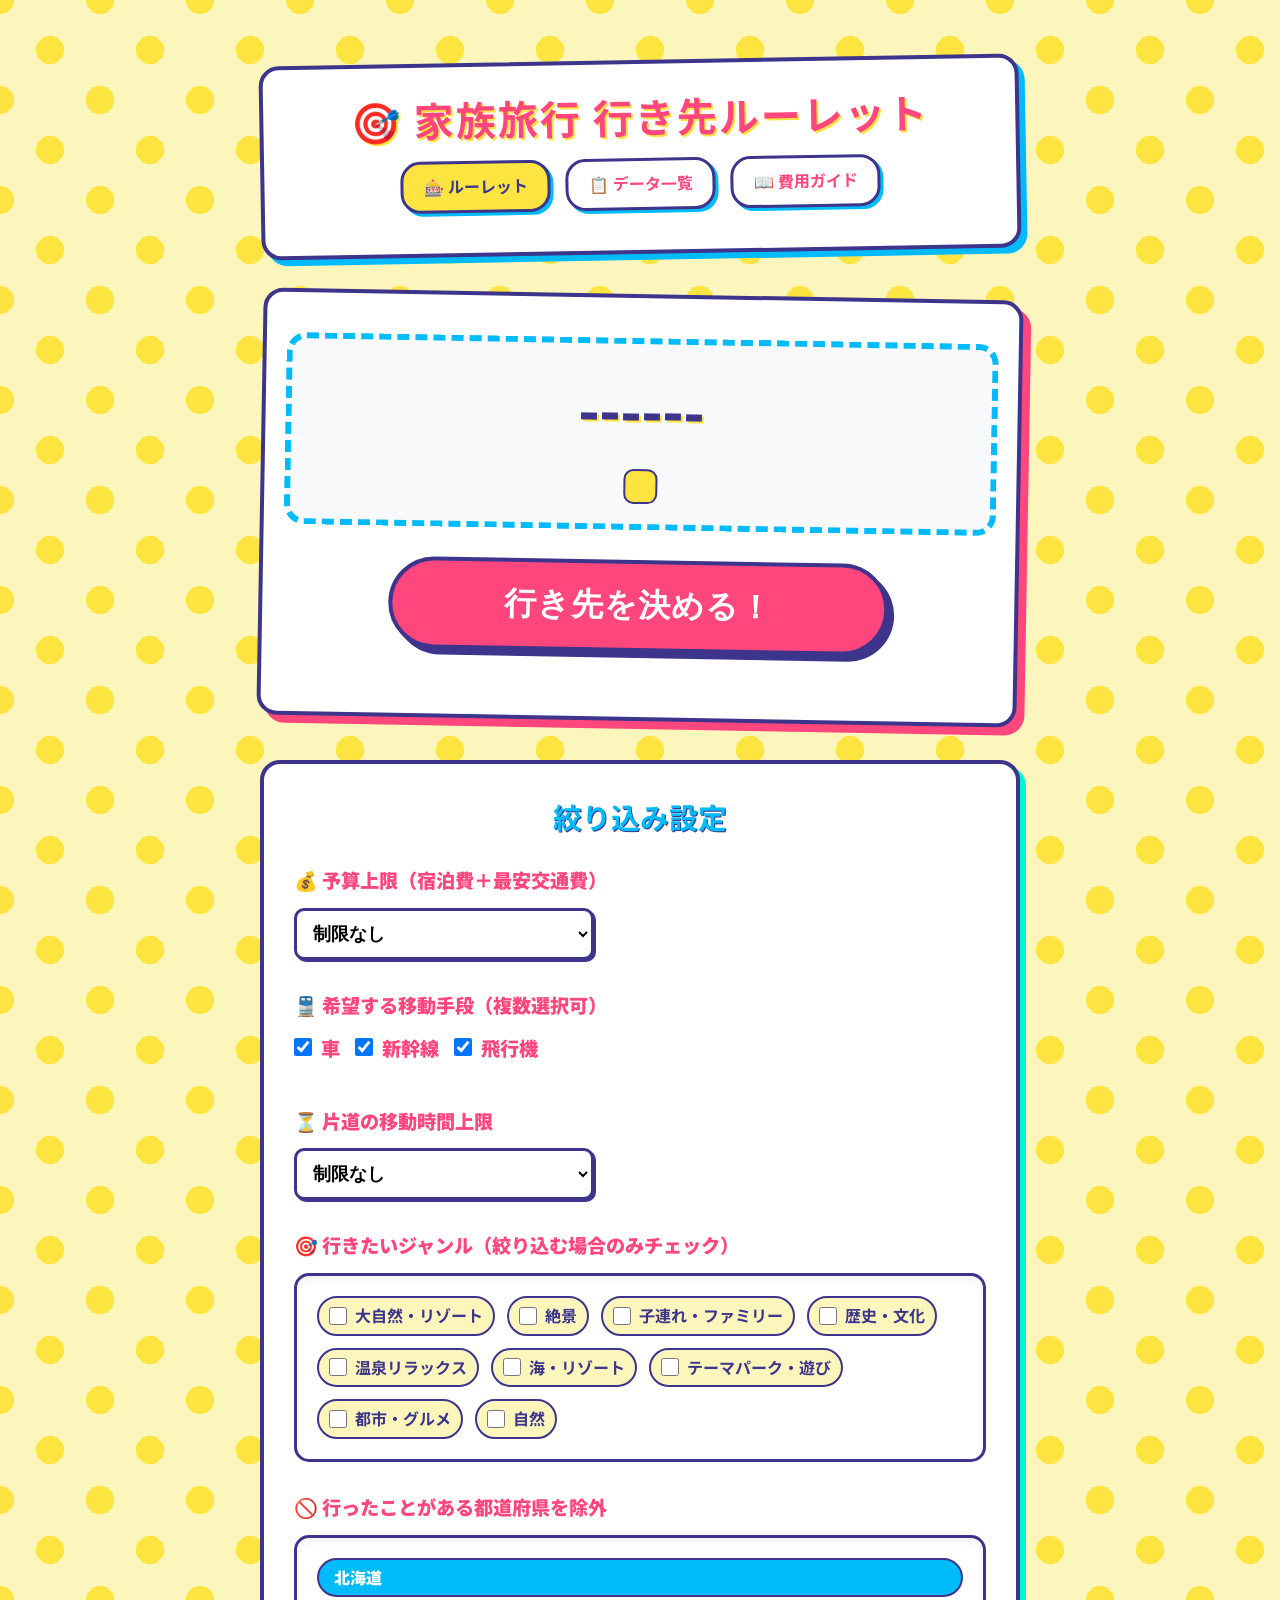
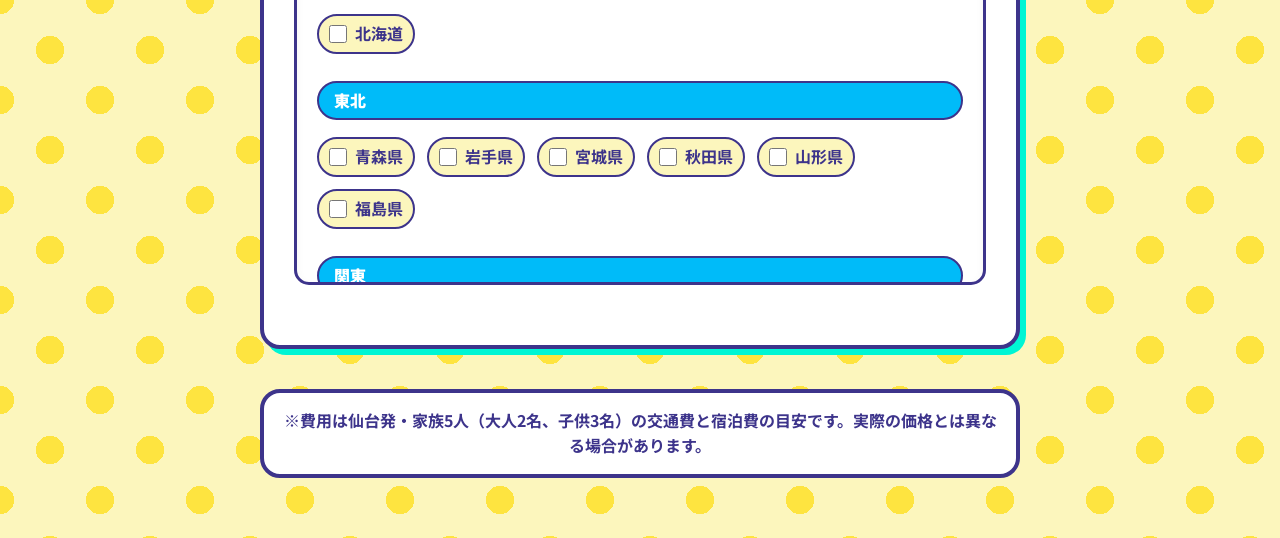
<file: index.html>
<!DOCTYPE html>
<html lang="ja">
<head>
    <meta charset="UTF-8">
    <meta name="viewport" content="width=device-width, initial-scale=1.0">
    <title>家族旅行 行き先ルーレット</title>
    <link rel="stylesheet" href="style.css?v=15">
    <link href="https://fonts.googleapis.com/css2?family=Noto+Sans+JP:wght@400;700;900&display=swap" rel="stylesheet">
</head>
<body>
    <div class="container">
        <header>
            <h1>🎯 家族旅行 行き先ルーレット</h1>
            <nav class="global-nav">
                <a href="index.html" class="nav-item active">🎰 ルーレット</a>
                <a href="list.html" class="nav-item ">📋 データ一覧</a>
                <a href="guide.html" class="nav-item">📖 費用ガイド</a>
            </nav>
        </header>

        <main>
            <section class="roulette-section">
                <div class="roulette-display" id="rouletteDisplay">
                    <div class="destination-name" id="destinationName">------</div>
                    <div class="destination-cost" id="destinationCost"></div>
                </div>
                
                <div style="text-align: center; margin: 25px 0;">
                    <button id="startBtn" class="start-btn">行き先を決める！</button>
                </div>

                <div id="resultDetails" class="result-details" style="display: none;">
                    <h3>おすすめ観光エリア・スポット</h3>
                    <ul id="spotsList" class="spots-list"></ul>
                    
                    <div id="mapContainer" class="map-container">
                        <!-- Map will be injected here -->
                    </div>

                    <a id="planLink" class="rakuten-btn" href="#" target="_blank" rel="noopener noreferrer">
                        🗺️ この県の観光プラン・モデルコースを見る
                    </a>
                </div>

            </section>

            <section class="filters-section">
                <h2>絞り込み設定</h2>
                
                <div class="filter-group">
                    <label for="budgetFilter">💰 予算上限（宿泊費＋最安交通費）</label>
                    <select id="budgetFilter">
                        <option value="unlimited">制限なし</option>
                        <option value="150000">15万円以内</option>
                        <option value="200000">20万円以内</option>
                        <option value="300000">30万円以内</option>
                        <option value="400000">40万円以内</option>
                        <option value="500000">50万円以内</option>
                    </select>
                </div>

                <div class="filter-group">
                    <label>🚆 希望する移動手段（複数選択可）</label>
                    <div style="display: flex; gap: 15px; margin-top: 5px;">
                        <label><input type="checkbox" id="modeCar" value="car" checked style="width:18px;height:18px;margin-right:5px;"> 車</label>
                        <label><input type="checkbox" id="modeShinkansen" value="shinkansen" checked style="width:18px;height:18px;margin-right:5px;"> 新幹線</label>
                        <label><input type="checkbox" id="modeFlight" value="flight" checked style="width:18px;height:18px;margin-right:5px;"> 飛行機</label>
                    </div>
                </div>

                <div class="filter-group">
                    <label for="timeFilter">⏳ 片道の移動時間上限</label>
                    <select id="timeFilter">
                        <option value="unlimited">制限なし</option>
                        <option value="120">2時間以内</option>
                        <option value="180">3時間以内</option>
                        <option value="300">5時間以内</option>
                        <option value="420">7時間以内</option>
                    </select>
                </div>
                
                <div class="filter-group">
                    <label>🎯 行きたいジャンル（絞り込む場合のみチェック）</label>
                    <div class="visited-prefectures-container" id="genreFiltersList">
                        <!-- Genre Checkboxes will be generated by JS -->
                    </div>
                </div>

                <div class="filter-group">
                    <label>🚫 行ったことがある都道府県を除外</label>
                    <div class="visited-prefectures-container" id="visitedPrefecturesList">
                        <!-- Checkboxes will be generated by JS -->
                    </div>
                </div>
            </section>
        </main>
        
        <footer>
            <p>※費用は仙台発・家族5人（大人2名、子供3名）の交通費と宿泊費の目安です。実際の価格とは異なる場合があります。</p>
        </footer>
    </div>
    <script src="data.js?v=15"></script>
    <script src="app.js?v=15"></script>
</body>
</html>
</file>
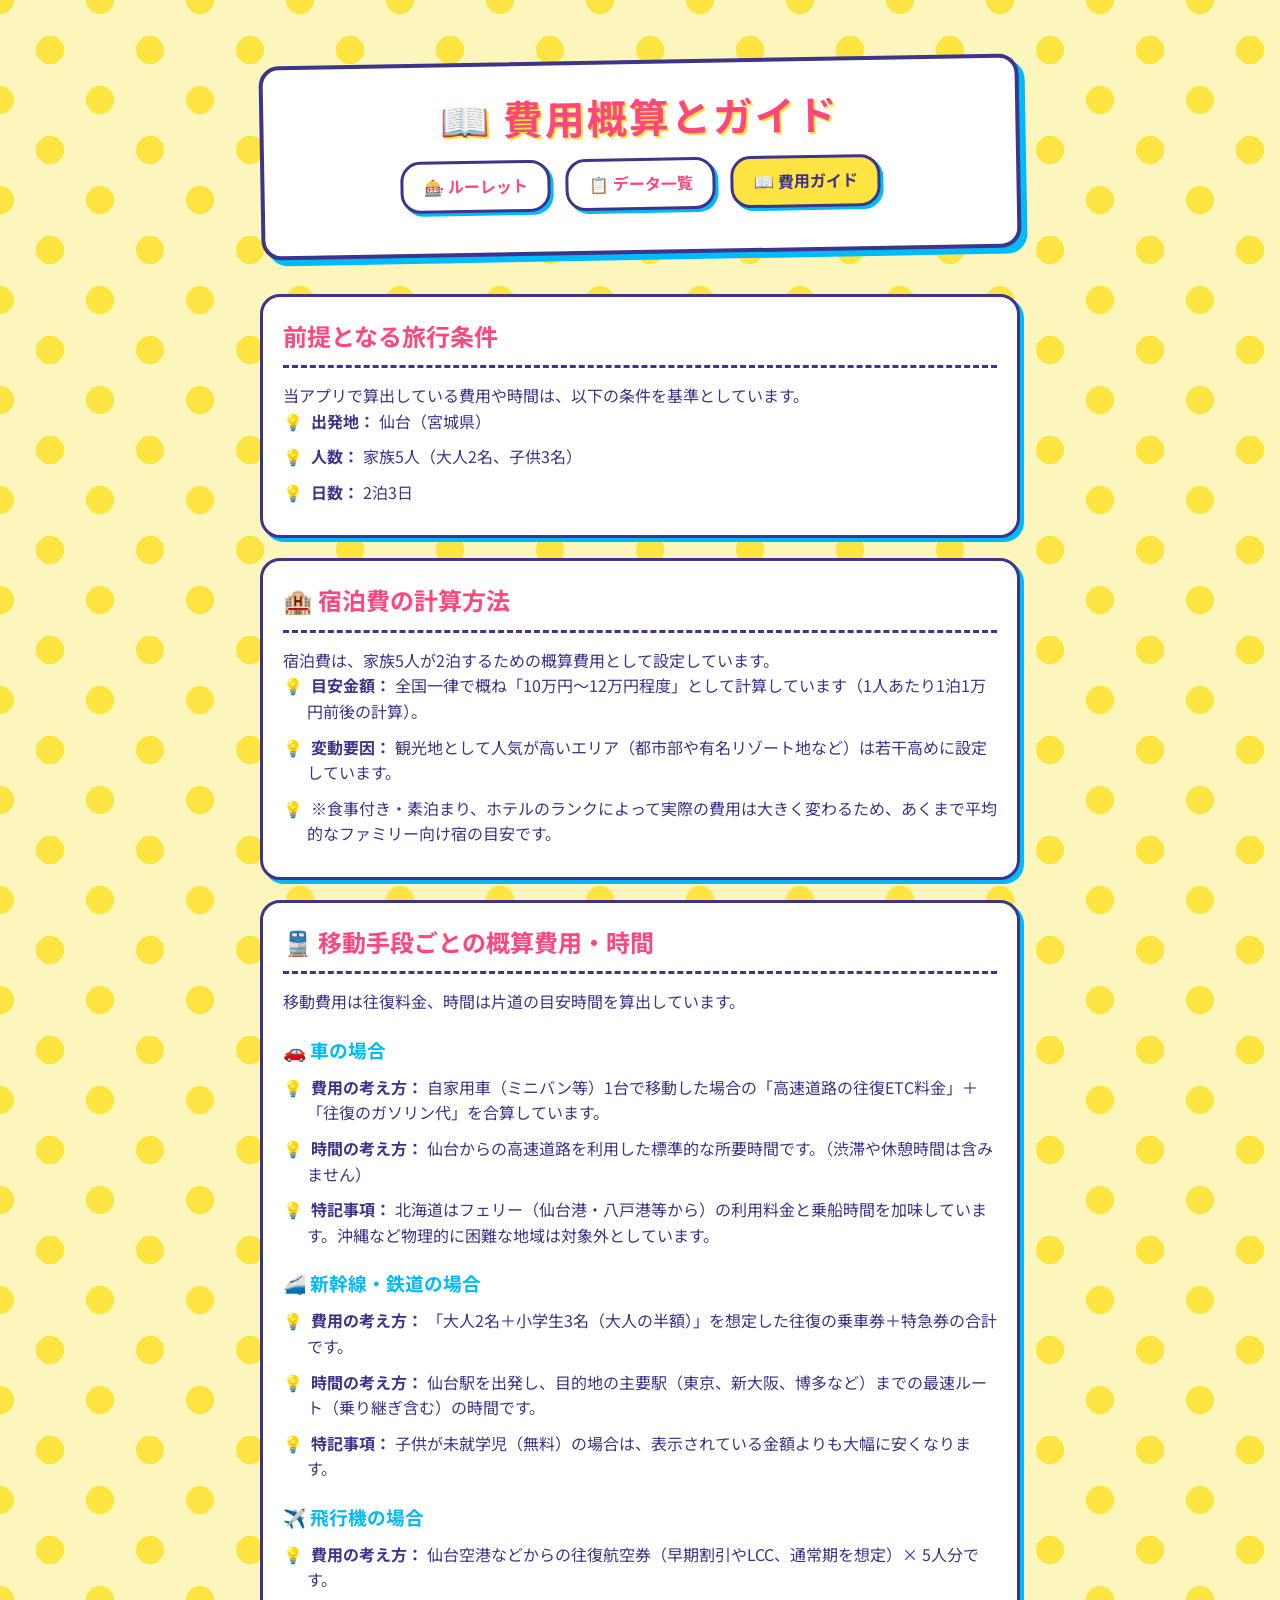
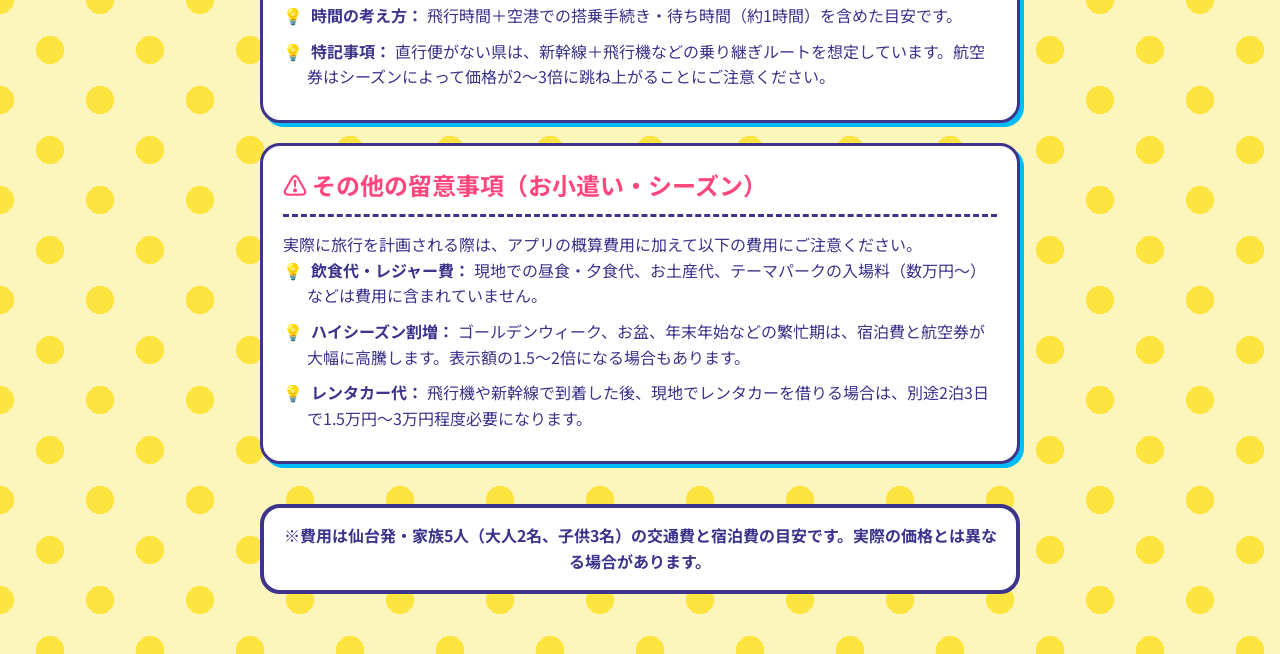
<file: guide.html>
<!DOCTYPE html>
<html lang="ja">
<head>
    <meta charset="UTF-8">
    <meta name="viewport" content="width=device-width, initial-scale=1.0">
    <title>費用計算と使い方ガイド - 家族旅行 行き先ルーレット</title>
    <link rel="stylesheet" href="style.css?v=15">
    <link href="https://fonts.googleapis.com/css2?family=Noto+Sans+JP:wght@400;700;900&display=swap" rel="stylesheet">
    <style>
        .guide-section {
            background: var(--card-bg);
            border: 3px solid var(--text-color);
            border-radius: var(--border-radius);
            padding: 20px;
            margin-bottom: 20px;
            box-shadow: 4px 4px 0px var(--secondary-color);
        }
        .guide-section h2 {
            color: var(--primary-color);
            border-bottom: 3px dashed var(--text-color);
            padding-bottom: 10px;
            margin-bottom: 15px;
        }
        .guide-section h3 {
            color: var(--secondary-color);
            margin-top: 20px;
            margin-bottom: 10px;
        }
        .guide-section ul {
            list-style-type: none;
            padding-left: 0;
        }
        .guide-section ul li {
            margin-bottom: 10px;
            padding-left: 1.5em;
            text-indent: -1.5em;
        }
        .guide-section ul li::before {
            content: "💡";
            margin-right: 0.5em;
        }
    </style>
</head>
<body>
    <div class="container">
        <header>
            <h1>📖 費用概算とガイド</h1>
            <nav class="global-nav">
                <a href="index.html" class="nav-item">🎰 ルーレット</a>
                <a href="list.html" class="nav-item">📋 データ一覧</a>
                <a href="guide.html" class="nav-item active">📖 費用ガイド</a>
            </nav>
        </header>

        <main>
            <div class="guide-section">
                <h2>前提となる旅行条件</h2>
                <p>当アプリで算出している費用や時間は、以下の条件を基準としています。</p>
                <ul>
                    <li><strong>出発地：</strong> 仙台（宮城県）</li>
                    <li><strong>人数：</strong> 家族5人（大人2名、子供3名）</li>
                    <li><strong>日数：</strong> 2泊3日</li>
                </ul>
            </div>

            <div class="guide-section">
                <h2>🏨 宿泊費の計算方法</h2>
                <p>宿泊費は、家族5人が2泊するための概算費用として設定しています。</p>
                <ul>
                    <li><strong>目安金額：</strong> 全国一律で概ね「10万円〜12万円程度」として計算しています（1人あたり1泊1万円前後の計算）。</li>
                    <li><strong>変動要因：</strong> 観光地として人気が高いエリア（都市部や有名リゾート地など）は若干高めに設定しています。</li>
                    <li>※食事付き・素泊まり、ホテルのランクによって実際の費用は大きく変わるため、あくまで平均的なファミリー向け宿の目安です。</li>
                </ul>
            </div>

            <div class="guide-section">
                <h2>🚆 移動手段ごとの概算費用・時間</h2>
                <p>移動費用は往復料金、時間は片道の目安時間を算出しています。</p>
                
                <h3>🚗 車の場合</h3>
                <ul>
                    <li><strong>費用の考え方：</strong> 自家用車（ミニバン等）1台で移動した場合の「高速道路の往復ETC料金」＋「往復のガソリン代」を合算しています。</li>
                    <li><strong>時間の考え方：</strong> 仙台からの高速道路を利用した標準的な所要時間です。（渋滞や休憩時間は含みません）</li>
                    <li><strong>特記事項：</strong> 北海道はフェリー（仙台港・八戸港等から）の利用料金と乗船時間を加味しています。沖縄など物理的に困難な地域は対象外としています。</li>
                </ul>

                <h3>🚄 新幹線・鉄道の場合</h3>
                <ul>
                    <li><strong>費用の考え方：</strong> 「大人2名＋小学生3名（大人の半額）」を想定した往復の乗車券＋特急券の合計です。</li>
                    <li><strong>時間の考え方：</strong> 仙台駅を出発し、目的地の主要駅（東京、新大阪、博多など）までの最速ルート（乗り継ぎ含む）の時間です。</li>
                    <li><strong>特記事項：</strong> 子供が未就学児（無料）の場合は、表示されている金額よりも大幅に安くなります。</li>
                </ul>

                <h3>✈️ 飛行機の場合</h3>
                <ul>
                    <li><strong>費用の考え方：</strong> 仙台空港などからの往復航空券（早期割引やLCC、通常期を想定）× 5人分です。</li>
                    <li><strong>時間の考え方：</strong> 飛行時間＋空港での搭乗手続き・待ち時間（約1時間）を含めた目安です。</li>
                    <li><strong>特記事項：</strong> 直行便がない県は、新幹線＋飛行機などの乗り継ぎルートを想定しています。航空券はシーズンによって価格が2〜3倍に跳ね上がることにご注意ください。</li>
                </ul>
            </div>

            <div class="guide-section">
                <h2>⚠️ その他の留意事項（お小遣い・シーズン）</h2>
                <p>実際に旅行を計画される際は、アプリの概算費用に加えて以下の費用にご注意ください。</p>
                <ul>
                    <li><strong>飲食代・レジャー費：</strong> 現地での昼食・夕食代、お土産代、テーマパークの入場料（数万円〜）などは費用に含まれていません。</li>
                    <li><strong>ハイシーズン割増：</strong> ゴールデンウィーク、お盆、年末年始などの繁忙期は、宿泊費と航空券が大幅に高騰します。表示額の1.5〜2倍になる場合もあります。</li>
                    <li><strong>レンタカー代：</strong> 飛行機や新幹線で到着した後、現地でレンタカーを借りる場合は、別途2泊3日で1.5万円〜3万円程度必要になります。</li>
                </ul>
            </div>
        </main>
        
        <footer>
            <p>※費用は仙台発・家族5人（大人2名、子供3名）の交通費と宿泊費の目安です。実際の価格とは異なる場合があります。</p>
        </footer>
    </div>
</body>
</html>
</file>
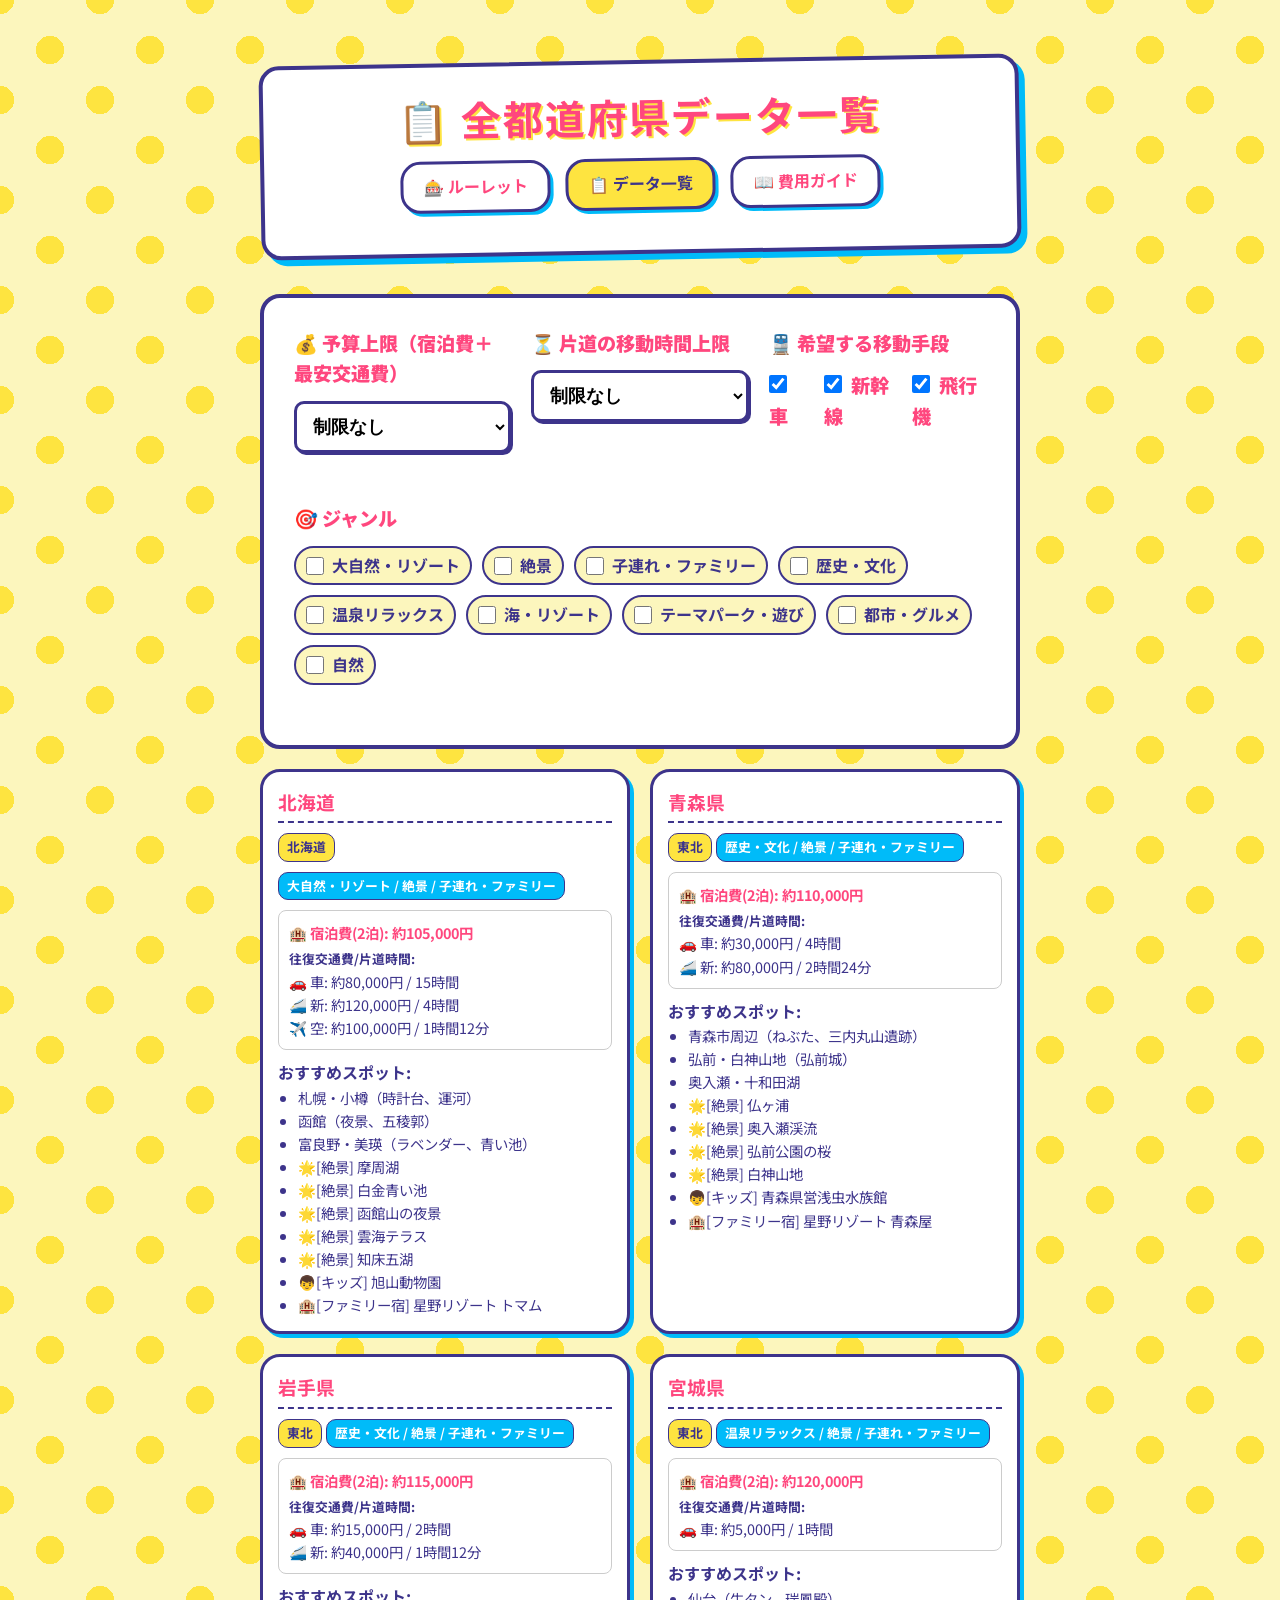
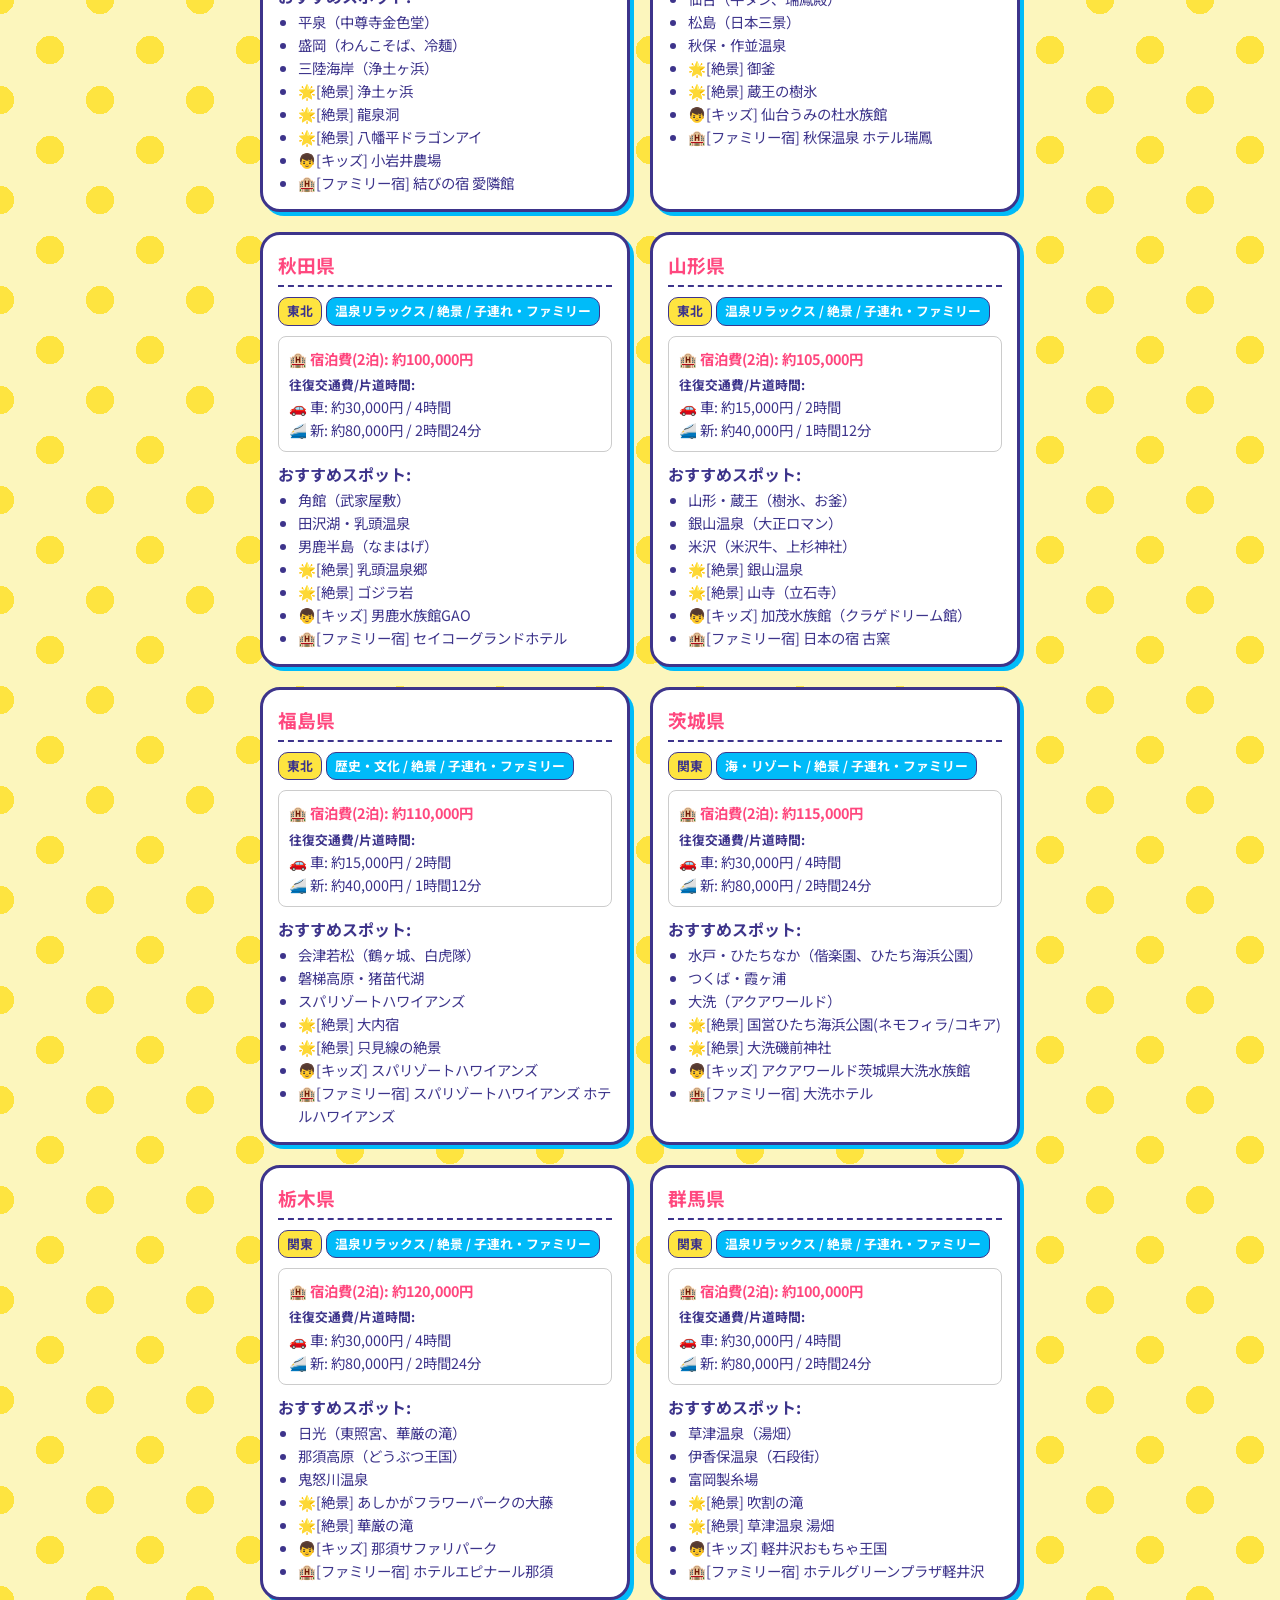
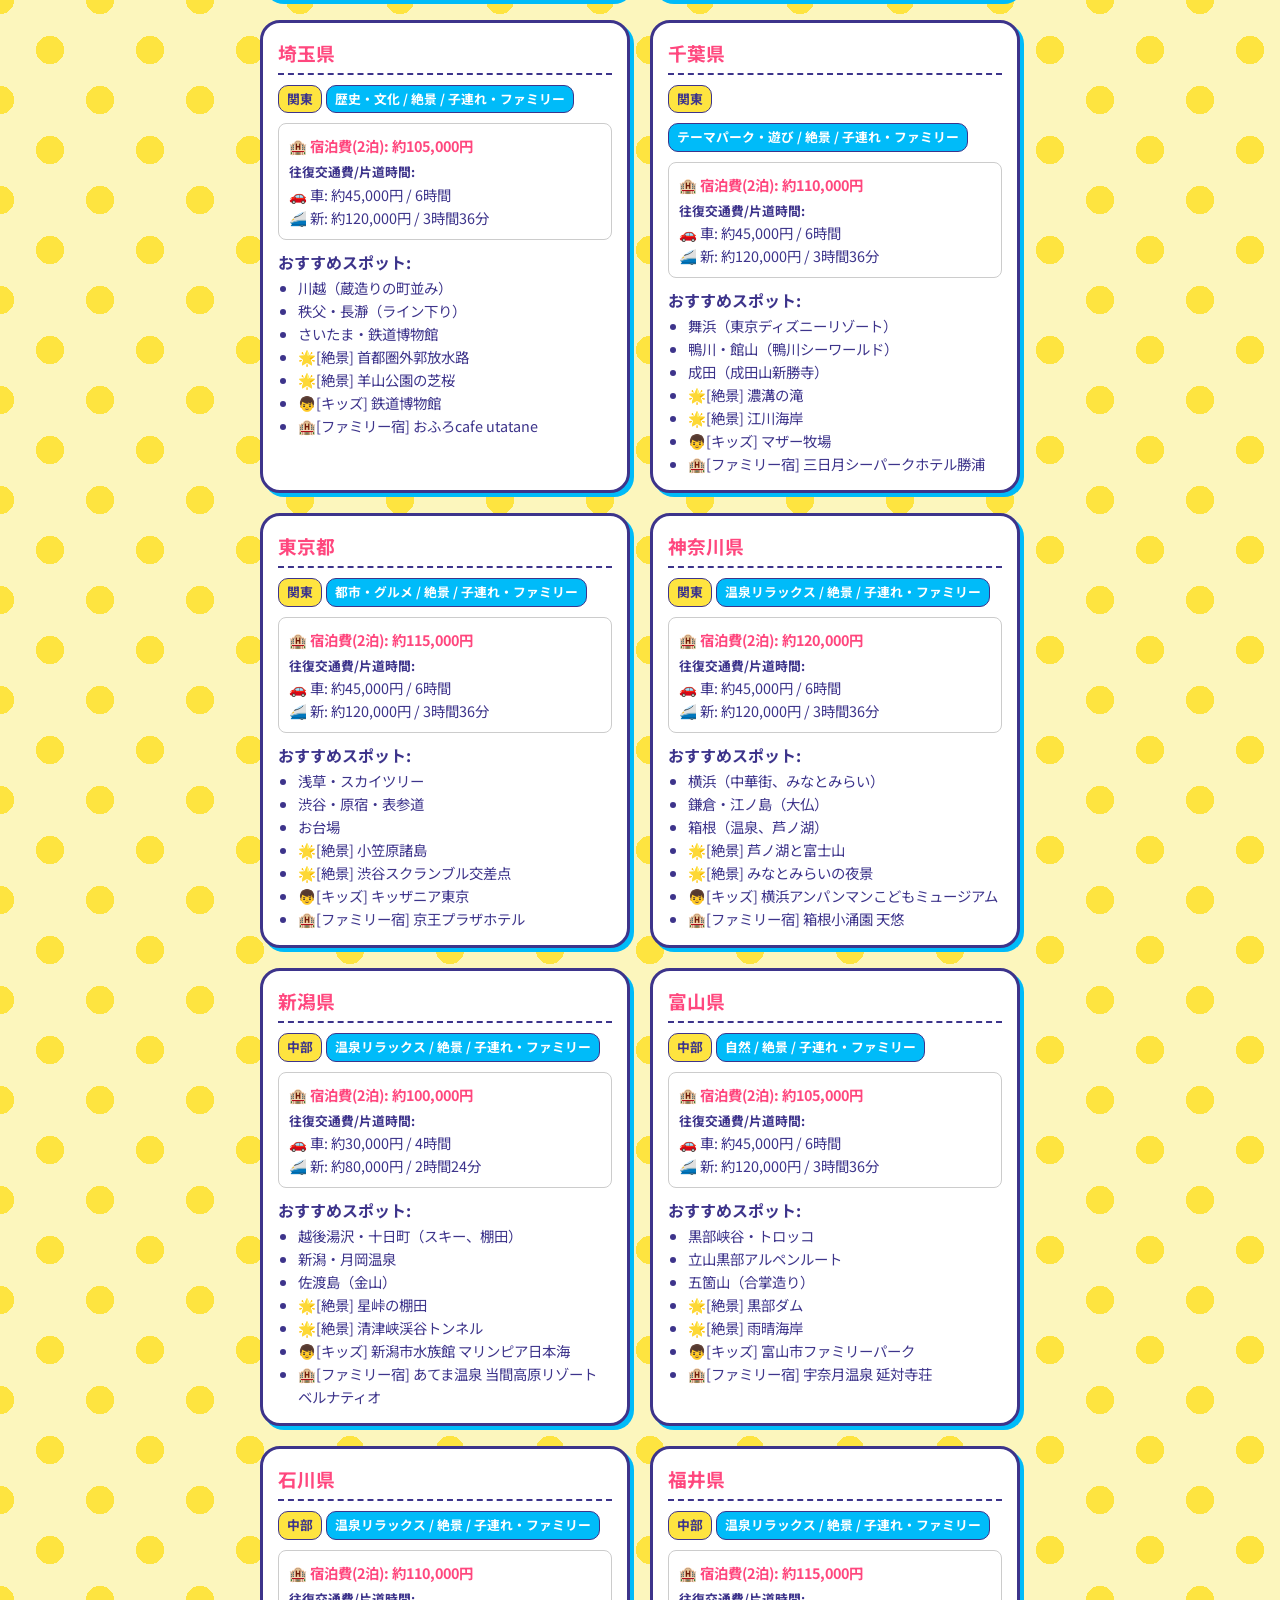
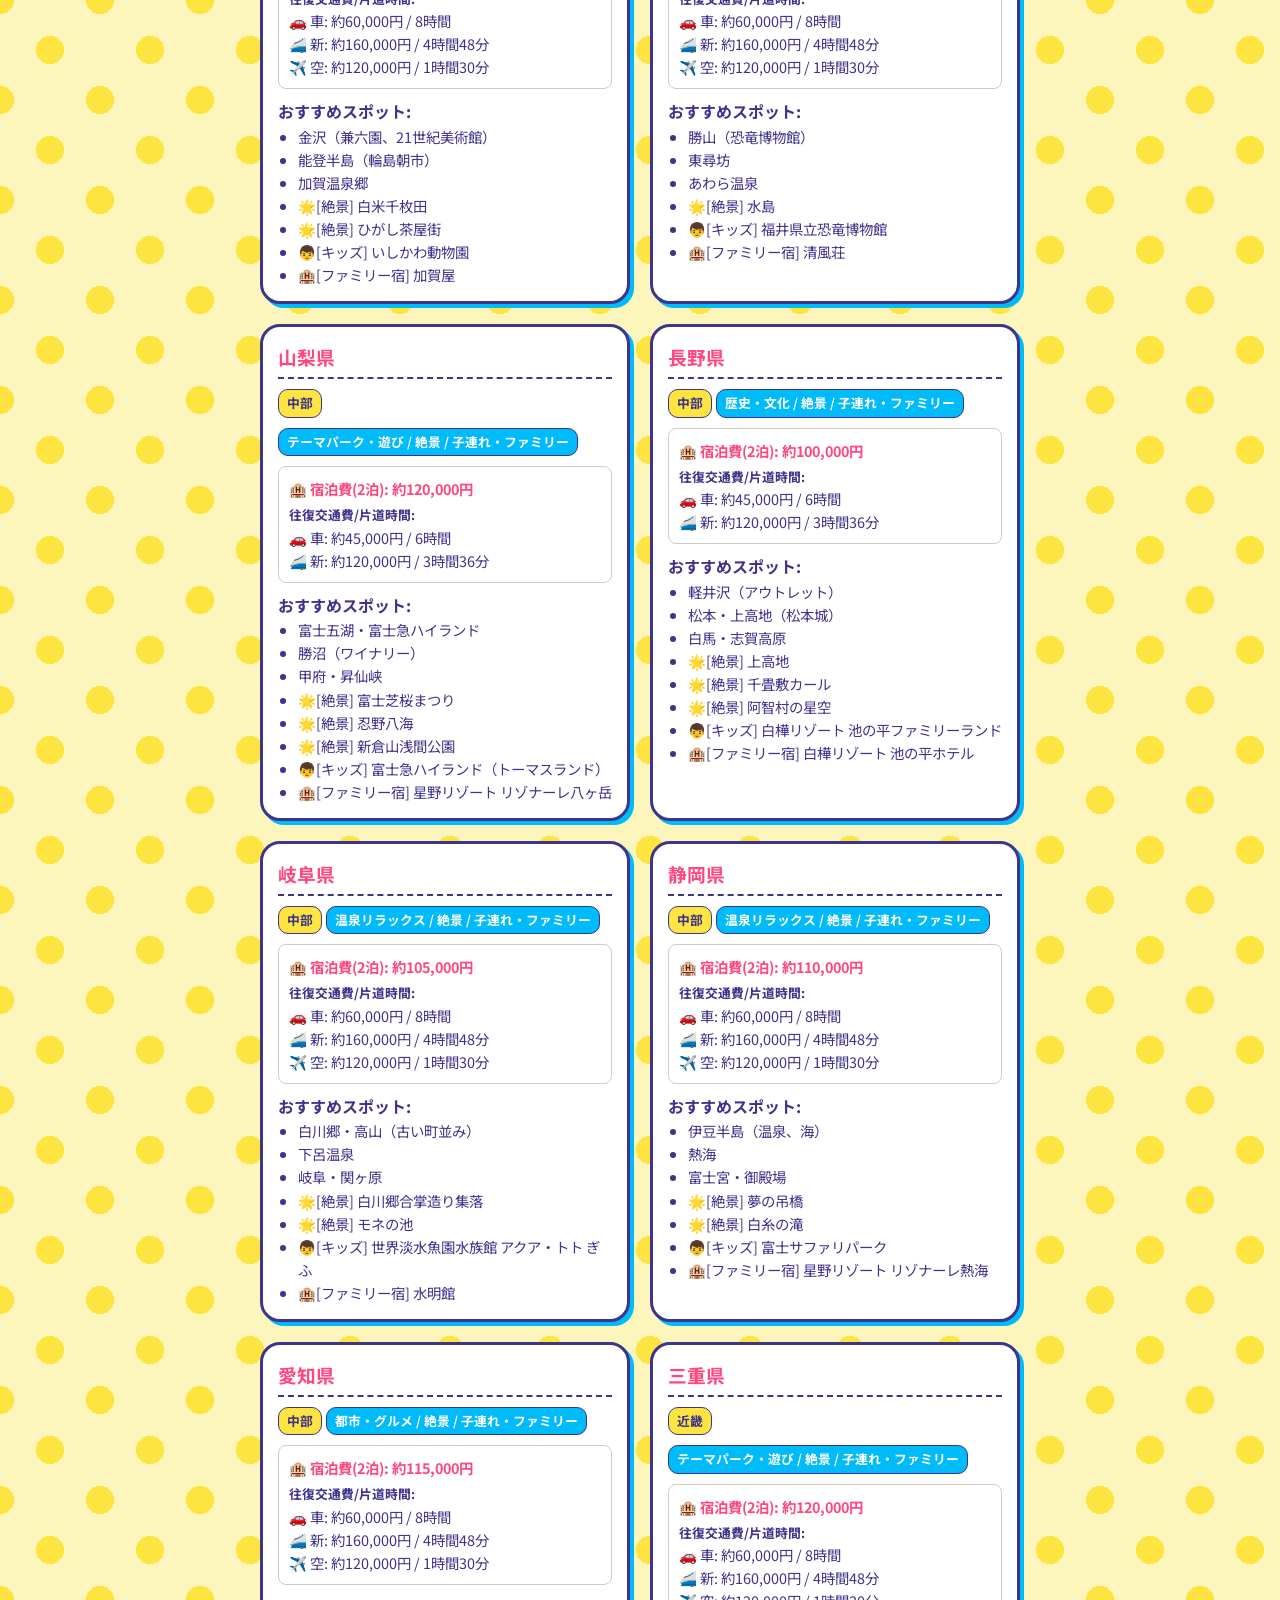
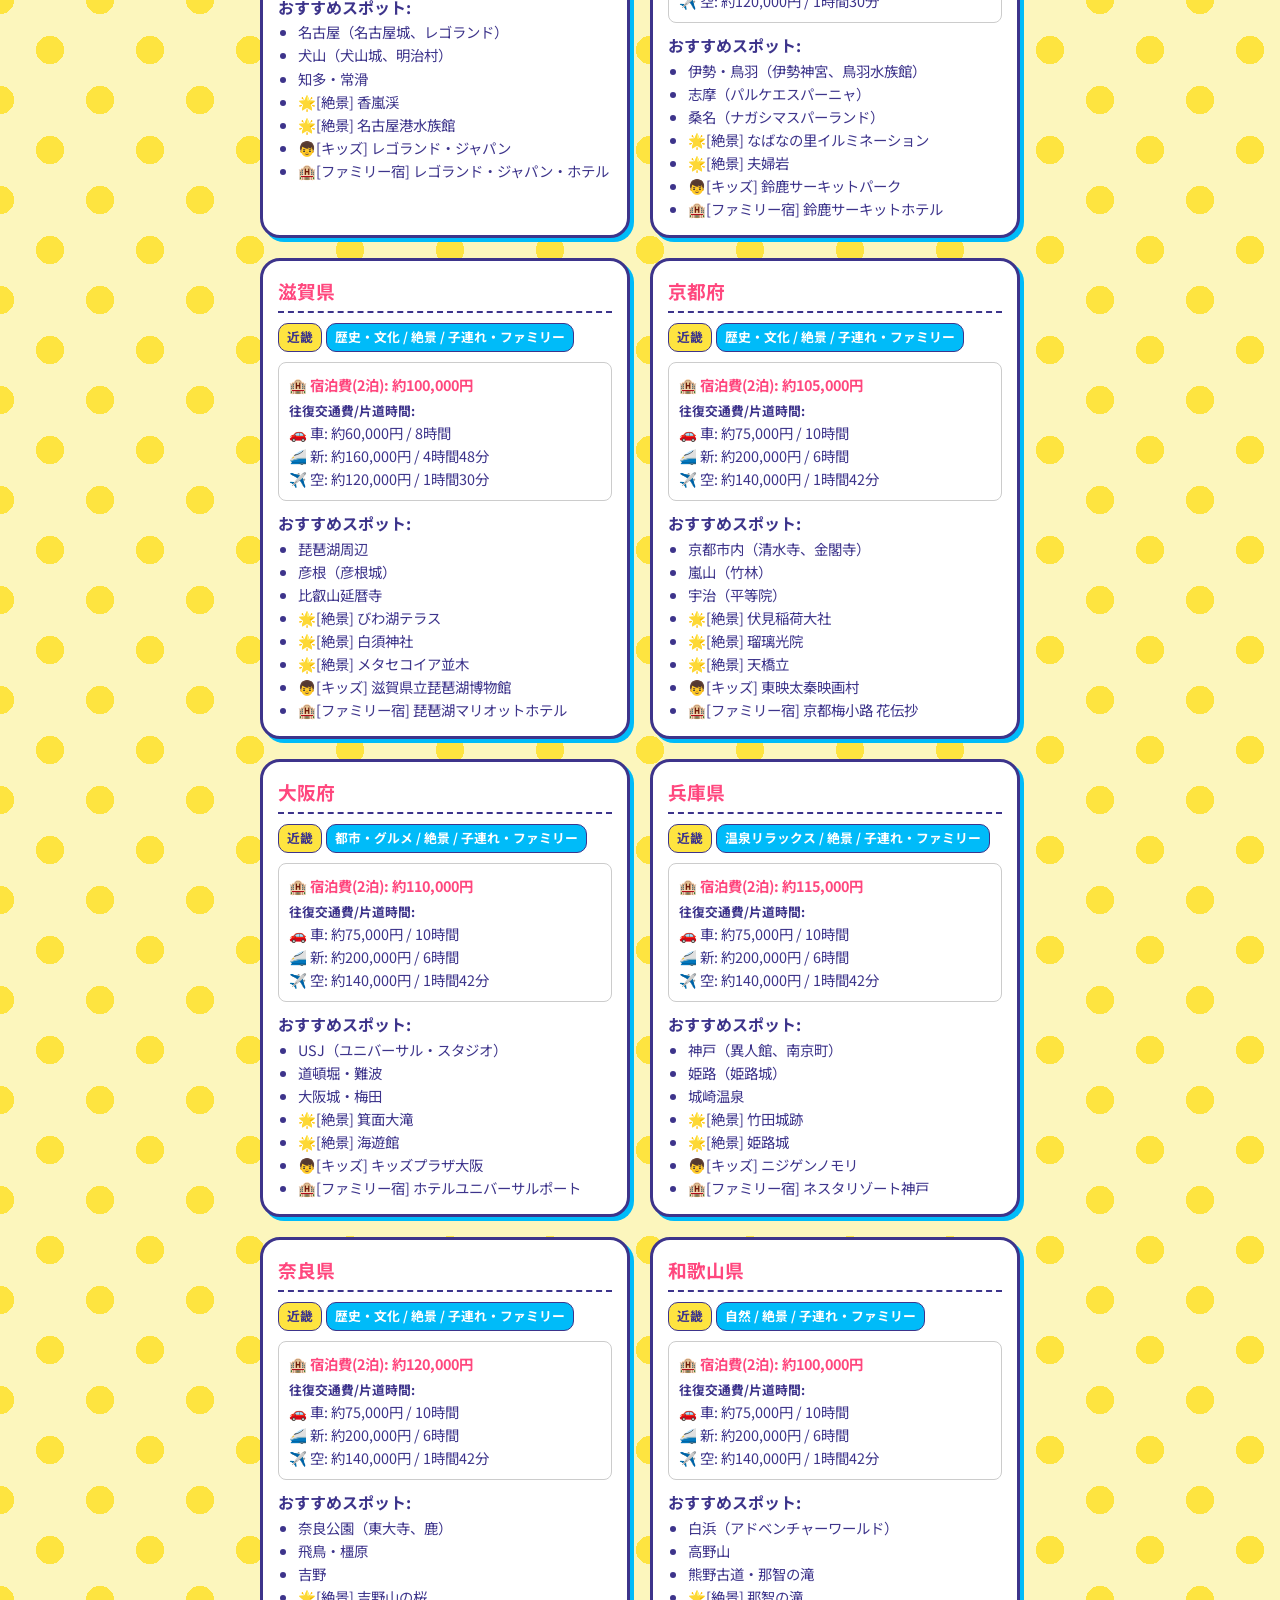
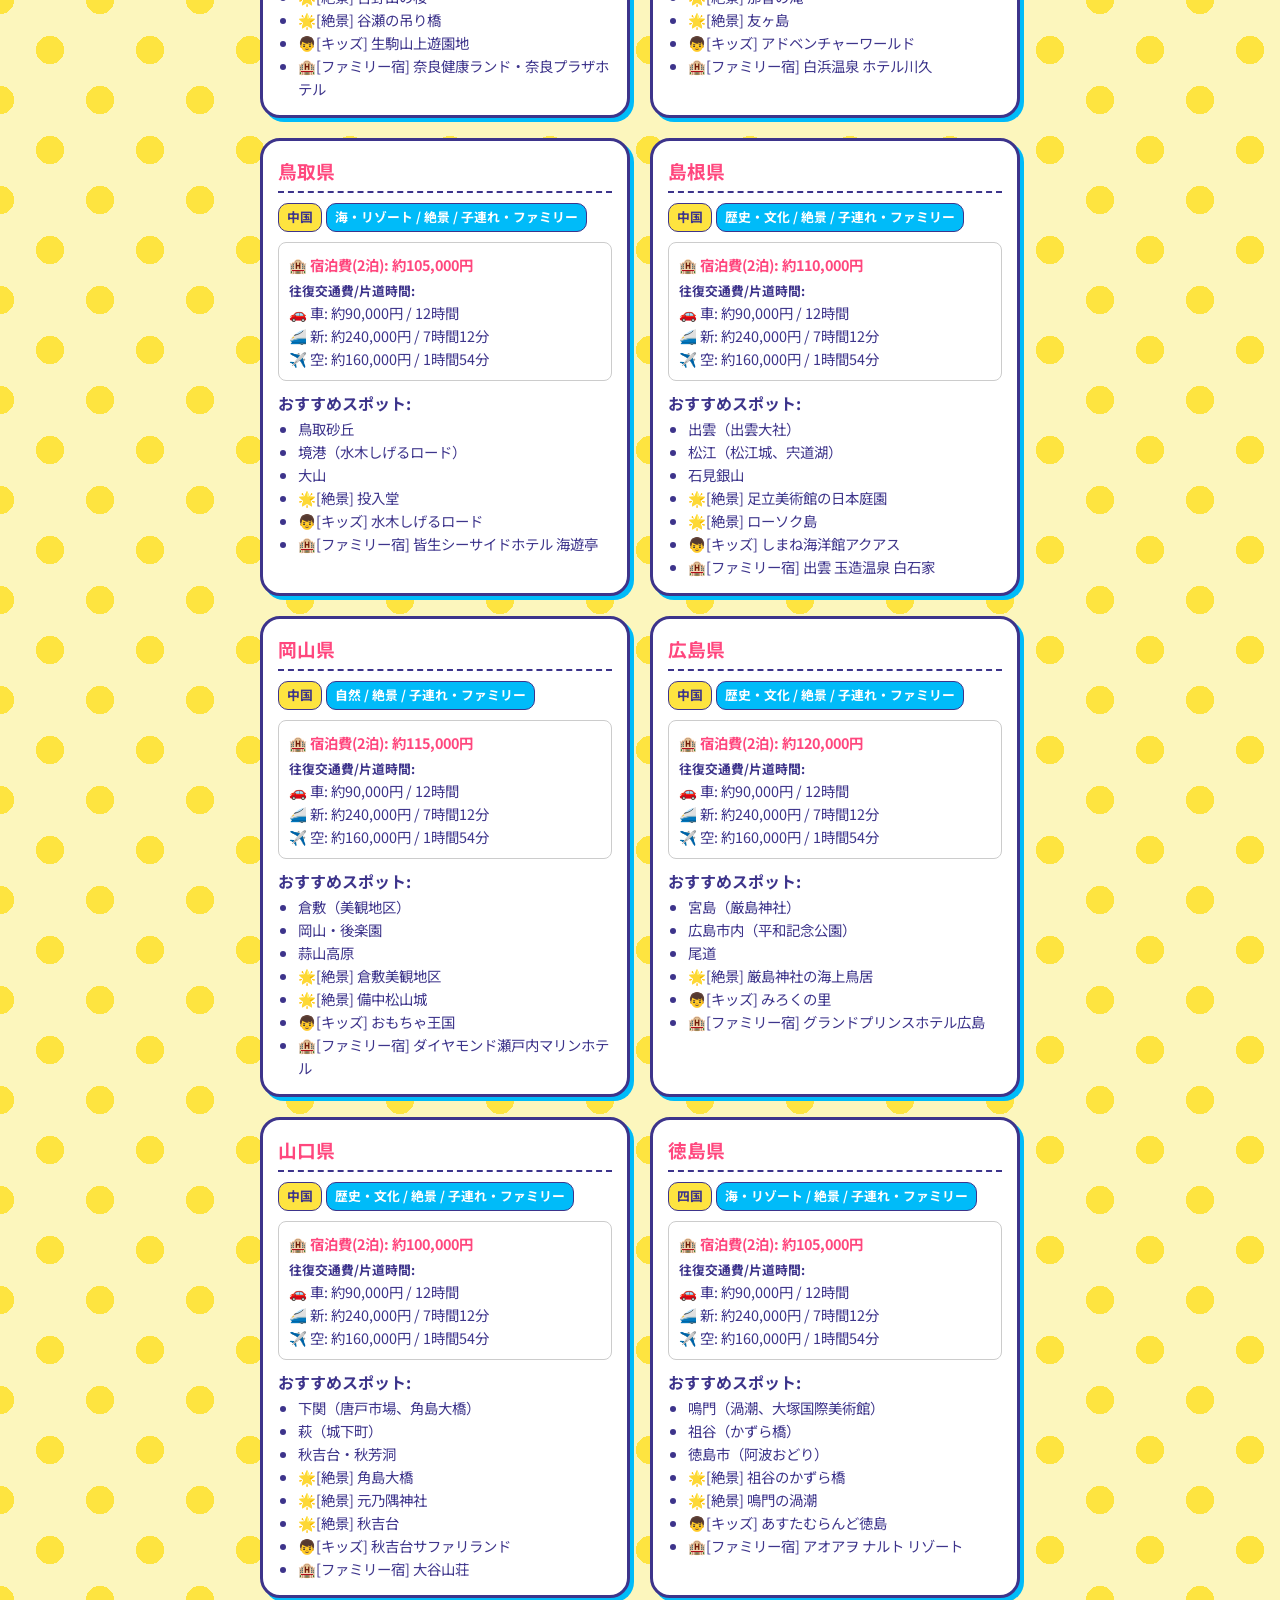
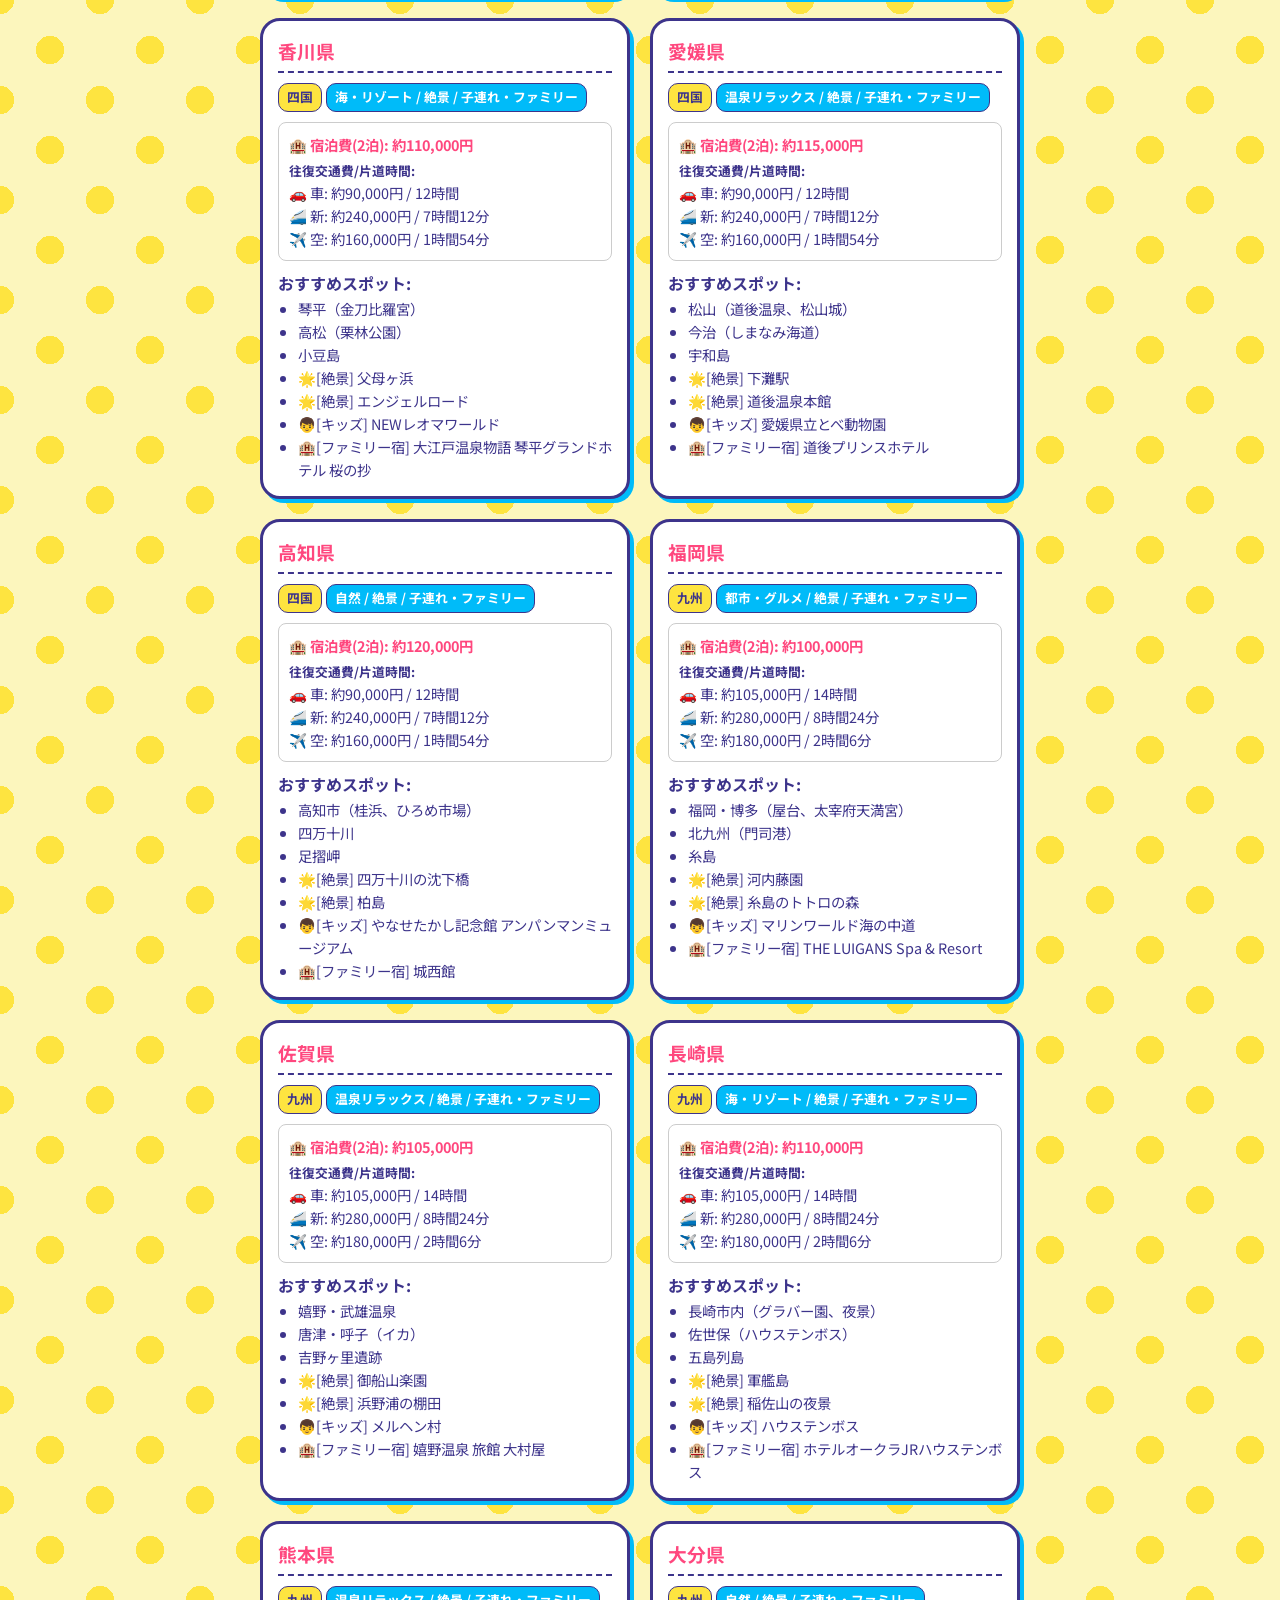
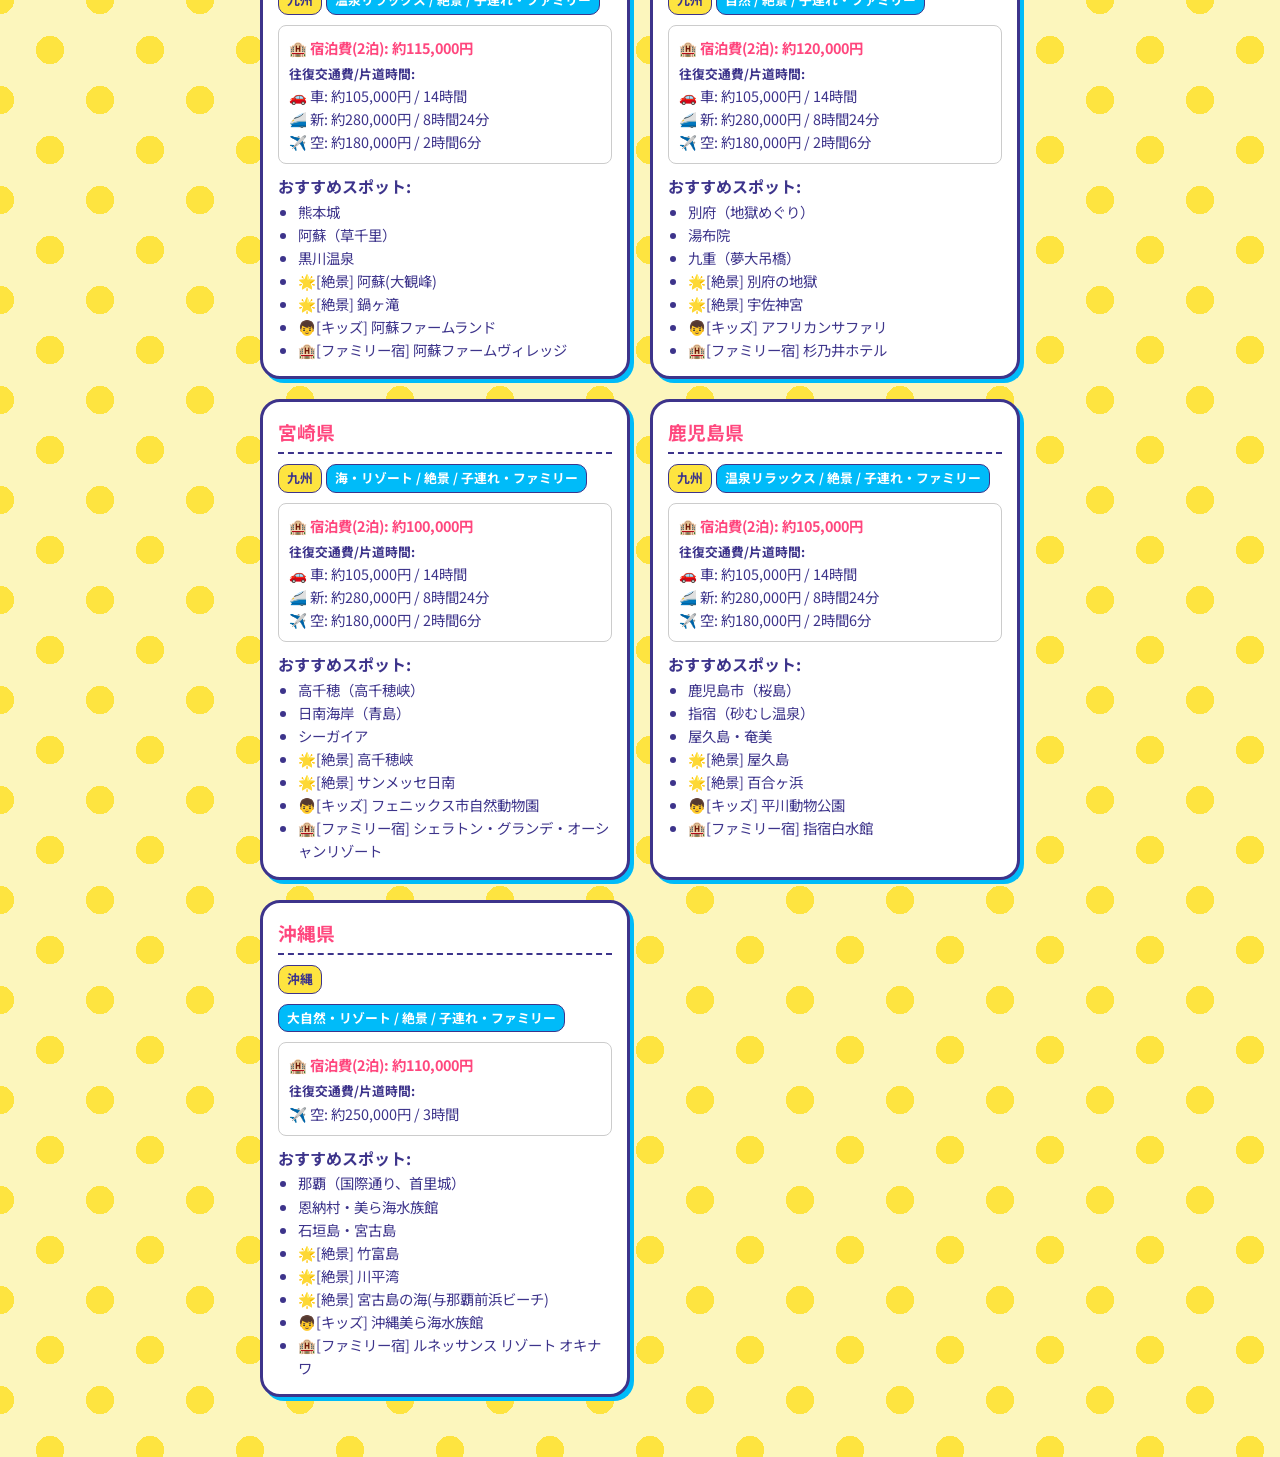
<file: list.html>
<!DOCTYPE html>
<html lang="ja">
<head>
    <meta charset="UTF-8">
    <meta name="viewport" content="width=device-width, initial-scale=1.0">
    <title>都道府県データ一覧 - 家族旅行 行き先ルーレット</title>
    <link rel="stylesheet" href="style.css?v=15">
    <link href="https://fonts.googleapis.com/css2?family=Noto+Sans+JP:wght@400;700;900&display=swap" rel="stylesheet">
    <style>
        .data-grid {
            display: grid;
            grid-template-columns: repeat(auto-fill, minmax(280px, 1fr));
            gap: 20px;
            margin-top: 20px;
        }
        .data-card {
            background: var(--card-bg);
            border: 3px solid var(--text-color);
            border-radius: var(--border-radius);
            padding: 15px;
            box-shadow: 4px 4px 0px var(--secondary-color);
            transition: transform 0.1s;
        }
        .data-card:hover {
            transform: translate(-2px, -2px);
            box-shadow: 6px 6px 0px var(--secondary-color);
        }
        .data-card h3 {
            color: var(--primary-color);
            border-bottom: 2px dashed var(--text-color);
            padding-bottom: 5px;
            margin-bottom: 10px;
        }
        .data-card .region-badge {
            display: inline-block;
            background: var(--accent-color);
            padding: 3px 8px;
            border-radius: 10px;
            font-size: 0.8rem;
            font-weight: bold;
            border: 1px solid var(--text-color);
            margin-bottom: 10px;
        }
        .data-card ul {
            list-style-type: disc;
            padding-left: 20px;
            font-size: 0.9rem;
        }
    </style>
</head>
<body>
    <div class="container">
        <header>
            <h1>📋 全都道府県データ一覧</h1>
            <nav class="global-nav">
                <a href="index.html" class="nav-item ">🎰 ルーレット</a>
                <a href="list.html" class="nav-item active">📋 データ一覧</a>
                <a href="guide.html" class="nav-item">📖 費用ガイド</a>
            </nav>
        </header>

        <main>
            <div class="filters-section" style="margin-top: 20px; box-shadow: none;">
                <div style="display: flex; gap: 20px; flex-wrap: wrap;">
                    <div class="filter-group" style="flex: 1; min-width: 200px;">
                        <label for="listBudgetFilter">💰 予算上限（宿泊費＋最安交通費）</label>
                        <select id="listBudgetFilter">
                            <option value="unlimited">制限なし</option>
                            <option value="150000">15万円以内</option>
                            <option value="200000">20万円以内</option>
                            <option value="300000">30万円以内</option>
                            <option value="400000">40万円以内</option>
                            <option value="500000">50万円以内</option>
                        </select>
                    </div>
                    
                    <div class="filter-group" style="flex: 1; min-width: 200px;">
                        <label for="listTimeFilter">⏳ 片道の移動時間上限</label>
                        <select id="listTimeFilter">
                            <option value="unlimited">制限なし</option>
                            <option value="120">2時間以内</option>
                            <option value="180">3時間以内</option>
                            <option value="300">5時間以内</option>
                            <option value="420">7時間以内</option>
                        </select>
                    </div>
                    
                    <div class="filter-group" style="flex: 1; min-width: 200px;">
                        <label>🚆 希望する移動手段</label>
                        <div style="display: flex; gap: 15px; margin-top: 5px;">
                            <label><input type="checkbox" id="listModeCar" value="car" checked style="width:18px;height:18px;margin-right:5px;"> 車</label>
                            <label><input type="checkbox" id="listModeShinkansen" value="shinkansen" checked style="width:18px;height:18px;margin-right:5px;"> 新幹線</label>
                            <label><input type="checkbox" id="listModeFlight" value="flight" checked style="width:18px;height:18px;margin-right:5px;"> 飛行機</label>
                        </div>
                    </div>

                    <div class="filter-group" style="flex: 2; min-width: 300px;">
                        <label>🎯 ジャンル</label>
                        <div id="genreFilters" style="display: flex; gap: 10px; flex-wrap: wrap;">
                            <!-- Checkboxes will be injected here -->
                        </div>
                    </div>
                </div>
            </div>

            <div id="dataGrid" class="data-grid">
                <!-- Data cards will be rendered here -->
            </div>
        </main>
    </div>
    
    <script src="data.js?v=15"></script>
    <script>
        document.addEventListener('DOMContentLoaded', () => {
            const dataGrid = document.getElementById('dataGrid');
            const listBudgetFilter = document.getElementById('listBudgetFilter');
            const listTimeFilter = document.getElementById('listTimeFilter');
            const listModeCar = document.getElementById('listModeCar');
            const listModeShinkansen = document.getElementById('listModeShinkansen');
            const listModeFlight = document.getElementById('listModeFlight');
            const genreFiltersContainer = document.getElementById('genreFilters');
            
            // Extract unique genres
            const genres = [...new Set(prefectureData.flatMap(p => p.genre))];
            
            // Render genre checkboxes
            genres.forEach(genre => {
                const wrapper = document.createElement('div');
                wrapper.className = 'pref-checkbox-wrapper';
                
                const checkbox = document.createElement('input');
                checkbox.type = 'checkbox';
                checkbox.id = `genre-${genre}`;
                checkbox.value = genre;
                checkbox.checked = false; 
                
                const label = document.createElement('label');
                label.htmlFor = `genre-${genre}`;
                label.textContent = genre;
                
                wrapper.appendChild(checkbox);
                wrapper.appendChild(label);
                genreFiltersContainer.appendChild(wrapper);
                
                checkbox.addEventListener('change', renderCards);
            });
            
            listBudgetFilter.addEventListener('change', renderCards);
            listTimeFilter.addEventListener('change', renderCards);
            listModeCar.addEventListener('change', renderCards);
            listModeShinkansen.addEventListener('change', renderCards);
            listModeFlight.addEventListener('change', renderCards);

            function formatCurrency(number) {
                return new Intl.NumberFormat('ja-JP').format(number) + '円';
            }
            
            function formatTime(minutes) {
                const h = Math.floor(minutes / 60);
                const m = minutes % 60;
                if (h > 0 && m > 0) return `${h}時間${m}分`;
                if (h > 0) return `${h}時間`;
                return `${m}分`;
            }
            
            function renderCards() {
                dataGrid.innerHTML = '';
                
                const maxBudgetStr = listBudgetFilter.value;
                const maxBudget = maxBudgetStr === 'unlimited' ? Infinity : parseInt(maxBudgetStr);
                
                const maxTimeStr = listTimeFilter.value;
                const maxTime = maxTimeStr === 'unlimited' ? Infinity : parseInt(maxTimeStr);
                
                const checkedGenres = Array.from(genreFiltersContainer.querySelectorAll('input:checked')).map(cb => cb.value);
                
                const allowedModes = {
                    car: listModeCar.checked,
                    shinkansen: listModeShinkansen.checked,
                    flight: listModeFlight.checked
                };
                
                const filteredData = prefectureData.filter(pref => {
                    const matchesGenre = checkedGenres.length === 0 || checkedGenres.some(g => pref.genre.includes(g));
                    if (!matchesGenre) return false;
                    
                    let hasValidTransport = false;
                    let lowestTotalCost = Infinity;

                    for (const mode of ['car', 'shinkansen', 'flight']) {
                        if (!allowedModes[mode]) continue;
                        const tInfo = pref.transport[mode];
                        if (!tInfo) continue;
                        
                        if (tInfo.time <= maxTime) {
                            hasValidTransport = true;
                            const totalCost = pref.accommodationCost + tInfo.cost;
                            if (totalCost < lowestTotalCost) {
                                lowestTotalCost = totalCost;
                            }
                        }
                    }

                    if (!hasValidTransport) return false;
                    if (lowestTotalCost > maxBudget) return false;
                    
                    return true;
                });
                
                if (filteredData.length === 0) {
                    dataGrid.innerHTML = '<p>条件に一致する都道府県がありません。</p>';
                    return;
                }

                filteredData.forEach(pref => {
                    const card = document.createElement('div');
                    card.className = 'data-card';
                    
                    const spotsHtml = pref.spots.map(spot => `<li>${spot}</li>`).join('');
                    
                    let tHtml = `<div style="font-size:0.9rem; background:#fff; padding:10px; border-radius:8px; border:1px solid #ccc; margin-bottom:10px;">`;
                    tHtml += `<div style="color:var(--primary-color); font-weight:bold;">🏨 宿泊費(2泊): 約${formatCurrency(pref.accommodationCost)}</div>`;
                    tHtml += `<div style="font-weight:bold; margin-top:5px; font-size:0.8rem;">往復交通費/片道時間:</div>`;
                    if (pref.transport.car) tHtml += `<div>🚗 車: 約${formatCurrency(pref.transport.car.cost)} / ${formatTime(pref.transport.car.time)}</div>`;
                    if (pref.transport.shinkansen) tHtml += `<div>🚄 新: 約${formatCurrency(pref.transport.shinkansen.cost)} / ${formatTime(pref.transport.shinkansen.time)}</div>`;
                    if (pref.transport.flight) tHtml += `<div>✈️ 空: 約${formatCurrency(pref.transport.flight.cost)} / ${formatTime(pref.transport.flight.time)}</div>`;
                    tHtml += `</div>`;
                    
                    card.innerHTML = `
                        <h3>${pref.name}</h3>
                        <div class="region-badge">${pref.region}</div>
                        <div class="region-badge" style="background: var(--secondary-color); color: white;">${pref.genre.join(" / ")}</div>
                        ${tHtml}
                        <div><strong>おすすめスポット:</strong></div>
                        <ul>${spotsHtml}</ul>
                    `;
                    
                    dataGrid.appendChild(card);
                });
            }
            
            // Initial render
            renderCards();
        });
    </script>
</body>
</html>
</file>
<file: style.css>
:root {
    --primary-color: #ff477e; /* Bright pink */
    --secondary-color: #00bbf9; /* Bright blue */
    --accent-color: #fee440; /* Bright yellow */
    --bg-color: #fcf6bd; /* Light yellow background */
    --text-color: #3d348b; /* Dark purple for readable text */
    --card-bg: #ffffff;
    --border-radius: 20px; /* More rounded */
    --thick-border: 4px solid var(--text-color);
}

* {
    box-sizing: border-box;
    margin: 0;
    padding: 0;
}

body {
    font-family: 'Noto Sans JP', 'Helvetica Neue', Arial, sans-serif;
    background-color: var(--bg-color);
    background-image: radial-gradient(var(--accent-color) 20%, transparent 20%),
                      radial-gradient(var(--accent-color) 20%, transparent 20%);
    background-position: 0 0, 50px 50px;
    background-size: 100px 100px;
    color: var(--text-color);
    line-height: 1.6;
}

.container {
    max-width: 800px;
    margin: 40px auto;
    padding: 20px;
}

header {
    text-align: center;
    margin-bottom: 40px;
    background: var(--card-bg);
    padding: 20px;
    border-radius: var(--border-radius);
    border: var(--thick-border);
    box-shadow: 6px 6px 0px var(--secondary-color);
    transform: rotate(-1deg);
}

header h1 {
    font-size: 2.5rem;
    color: var(--primary-color);
    margin-bottom: 10px;
    text-shadow: 2px 2px 0px var(--accent-color);
    letter-spacing: 2px;
}

header p {
    font-size: 1.2rem;
    font-weight: 700;
}

.roulette-section {
    background: var(--card-bg);
    padding: 40px 20px;
    border-radius: var(--border-radius);
    border: var(--thick-border);
    box-shadow: 8px 8px 0px var(--primary-color);
    text-align: center;
    margin-bottom: 40px;
    transform: rotate(1deg);
}

.roulette-display {
    min-height: 180px;
    display: flex;
    flex-direction: column;
    justify-content: center;
    align-items: center;
    margin-bottom: 30px;
    border: 6px dashed var(--secondary-color);
    border-radius: var(--border-radius);
    padding: 20px;
    background-color: #f8f9fa;
}

.destination-name {
    font-size: 3.5rem;
    font-weight: 900;
    color: var(--text-color);
    margin-bottom: 15px;
    text-shadow: 2px 2px 0px var(--accent-color);
}

.destination-cost {
    font-size: 1.5rem;
    font-weight: 900;
    color: #ff0054;
    background: var(--accent-color);
    padding: 5px 15px;
    border-radius: 10px;
    border: 2px solid var(--text-color);
    min-height: 2.2rem;
    display: inline-block;
}

.start-btn {
    background-color: var(--primary-color);
    color: white;
    border: var(--thick-border);
    padding: 15px 40px;
    font-size: 1.8rem;
    font-weight: 900;
    border-radius: 50px;
    cursor: pointer;
    transition: all 0.1s ease-in-out;
    box-shadow: 4px 4px 0px var(--text-color);
    letter-spacing: 1px;
}

.start-btn:hover {
    background-color: #ff2a6d;
    transform: translate(-2px, -2px);
    box-shadow: 6px 6px 0px var(--text-color);
}

.start-btn:active {
    transform: translate(2px, 2px);
    box-shadow: 2px 2px 0px var(--text-color);
}

.start-btn:disabled {
    background-color: #ccc;
    color: #888;
    cursor: not-allowed;
    box-shadow: 4px 4px 0px #888;
    transform: none;
}

.filters-section {
    background: var(--card-bg);
    padding: 30px;
    border-radius: var(--border-radius);
    border: var(--thick-border);
    box-shadow: 6px 6px 0px #00f5d4; /* Bright mint shadow */
}

.filters-section h2 {
    font-size: 1.8rem;
    margin-bottom: 25px;
    color: var(--secondary-color);
    text-shadow: 1px 1px 0px var(--text-color);
    text-align: center;
}

.filter-group {
    margin-bottom: 30px;
}

.filter-group label {
    display: block;
    font-weight: 900;
    margin-bottom: 12px;
    font-size: 1.2rem;
    color: var(--primary-color);
}

select {
    width: 100%;
    max-width: 300px;
    padding: 12px;
    font-size: 1.1rem;
    font-weight: 700;
    border: 3px solid var(--text-color);
    border-radius: 10px;
    background-color: #fff;
    cursor: pointer;
    outline: none;
    box-shadow: 2px 2px 0px var(--text-color);
}

select:focus {
    border-color: var(--secondary-color);
}

.visited-prefectures-container {
    display: flex;
    flex-wrap: wrap;
    gap: 12px;
    max-height: 350px;
    overflow-y: auto;
    padding: 20px;
    border: 3px solid var(--text-color);
    border-radius: 15px;
    background-color: #fff;
    box-shadow: inset 0px 4px 8px rgba(0,0,0,0.05);
}

.pref-checkbox-wrapper {
    display: flex;
    align-items: center;
    background: var(--bg-color);
    padding: 5px 10px;
    border-radius: 20px;
    border: 2px solid var(--text-color);
    transition: transform 0.1s;
    white-space: nowrap; /* Prevent awkward wrapping inside the pill */
}

.pref-checkbox-wrapper:hover {
    transform: scale(1.05);
}

.pref-checkbox-wrapper input[type="checkbox"] {
    margin-right: 8px;
    width: 18px;
    height: 18px;
    accent-color: var(--primary-color);
    cursor: pointer;
}

.pref-checkbox-wrapper label {
    margin-bottom: 0;
    font-size: 1rem;
    font-weight: 700;
    color: var(--text-color);
    cursor: pointer;
}

.region-header {
    width: 100%;
    font-weight: 900;
    color: #fff;
    background-color: var(--secondary-color);
    padding: 5px 15px;
    border-radius: 20px;
    border: 2px solid var(--text-color);
    margin-top: 15px;
    margin-bottom: 5px;
    display: block;
}

.region-header:first-child {
    margin-top: 0;
}

footer {
    text-align: center;
    margin-top: 40px;
    font-size: 1rem;
    font-weight: 700;
    color: var(--text-color);
    background: var(--card-bg);
    padding: 15px;
    border-radius: var(--border-radius);
    border: var(--thick-border);
}

/* Animation */
@keyframes shake {
    0% { transform: translate(2px, 2px) rotate(0deg); }
    10% { transform: translate(-2px, -4px) rotate(-2deg); }
    20% { transform: translate(-6px, 0px) rotate(2deg); }
    30% { transform: translate(6px, 4px) rotate(0deg); }
    40% { transform: translate(2px, -2px) rotate(2deg); }
    50% { transform: translate(-2px, 4px) rotate(-2deg); }
    60% { transform: translate(-6px, 2px) rotate(0deg); }
    70% { transform: translate(6px, 2px) rotate(-2deg); }
    80% { transform: translate(-2px, -2px) rotate(2deg); }
    90% { transform: translate(2px, 4px) rotate(0deg); }
    100% { transform: translate(2px, -4px) rotate(-2deg); }
}

.spinning .destination-name {
    animation: shake 0.15s infinite;
    color: var(--secondary-color);
    text-shadow: none;
}

.result-details {
    margin-top: 20px;
    margin-bottom: 30px;
    padding: 20px;
    background-color: var(--bg-color);
    border: 3px dashed var(--secondary-color);
    border-radius: var(--border-radius);
    text-align: center;
}

.result-details h3 {
    color: var(--primary-color);
    margin-bottom: 15px;
    font-size: 1.3rem;
}

.spots-list {
    list-style: none;
    padding: 0;
    margin-bottom: 20px;
    display: inline-block;
    text-align: left;
}

.spots-list li {
    background: var(--card-bg);
    margin-bottom: 8px;
    padding: 8px 15px;
    border-radius: 10px;
    border: 2px solid var(--text-color);
    font-weight: 700;
    box-shadow: 2px 2px 0px var(--text-color);
}

.rakuten-btn {
    display: inline-block;
    background-color: #bf0000; /* Rakuten Redish */
    color: white;
    text-decoration: none;
    font-weight: 900;
    font-size: 1.2rem;
    padding: 12px 25px;
    border-radius: 30px;
    border: 3px solid var(--text-color);
    box-shadow: 4px 4px 0px var(--text-color);
    transition: all 0.1s ease-in-out;
}

.rakuten-btn:hover {
    background-color: #e60000;
    transform: translate(-2px, -2px);
    box-shadow: 6px 6px 0px var(--text-color);
    color: white;
}

.rakuten-btn:active {
    transform: translate(2px, 2px);
    box-shadow: 2px 2px 0px var(--text-color);
}

.menu {
    margin-top: 15px;
}
.menu-link {
    display: inline-block;
    background: var(--card-bg);
    color: var(--text-color);
    text-decoration: none;
    font-weight: bold;
    padding: 8px 20px;
    border: 2px solid var(--text-color);
    border-radius: 20px;
    box-shadow: 2px 2px 0px var(--text-color);
    transition: transform 0.1s;
}
.menu-link:hover {
    background: var(--accent-color);
    transform: translate(-1px, -1px);
    box-shadow: 3px 3px 0px var(--text-color);
}

.map-container {
    margin-bottom: 25px;
    border: 3px solid var(--text-color);
    border-radius: 12px;
    box-shadow: 4px 4px 0px var(--secondary-color);
    overflow: hidden;
    position: relative;
    background: #eef;
}

.map-wrapper {
    position: relative;
}

.dart-icon {
    position: absolute;
    top: 50%;
    left: 50%;
    transform: translate(-50%, -50%) scale(0);
    font-size: 4rem;
    z-index: 10;
    pointer-events: none;
    animation: dartHit 0.6s cubic-bezier(0.175, 0.885, 0.32, 1.275) forwards;
    animation-delay: 0.2s;
    filter: drop-shadow(2px 4px 6px rgba(0,0,0,0.4));
}

@keyframes dartHit {
    0% {
        transform: translate(-50%, -250%) scale(2) rotate(45deg);
        opacity: 0;
    }
    100% {
        transform: translate(-50%, -50%) scale(1) rotate(0deg);
        opacity: 1;
    }
}

/* スマホ向けレスポンシブ対応 */
@media (max-width: 600px) {
    .container {
        margin: 15px auto;
        padding: 10px;
    }
    header {
        padding: 15px 10px;
        margin-bottom: 25px;
    }
    header h1 {
        font-size: 1.8rem;
    }
    header p {
        font-size: 0.95rem;
    }
    .roulette-section {
        padding: 25px 15px;
        margin-bottom: 25px;
    }
    .destination-name {
        font-size: 2.2rem;
        margin-bottom: 10px;
    }
    .destination-cost {
        font-size: 1.1rem;
        padding: 5px 10px;
    }
    .start-btn {
        padding: 15px 20px;
        font-size: 1.4rem;
        width: 100%; /* ボタンを横幅いっぱいに */
        margin-top: 10px;
    }
    .filters-section {
        padding: 20px 15px;
    }
    .filters-section h2 {
        font-size: 1.4rem;
        margin-bottom: 15px;
    }
    .filter-group label {
        font-size: 1.05rem;
    }
    .visited-prefectures-container {
        padding: 12px;
        gap: 8px;
    }
    .pref-checkbox-wrapper {
        padding: 6px 10px;
    }
    .pref-checkbox-wrapper label {
        font-size: 0.9rem;
    }
    .rakuten-btn {
        font-size: 1rem;
        padding: 12px 10px;
        width: 100%;
        display: block;
        box-sizing: border-box;
    }
    .data-grid {
        grid-template-columns: 1fr; /* スマホではカードを1列に */
    }
}

/* Global Navigation Menu */
.global-nav {
    display: flex;
    justify-content: center;
    gap: 15px;
    margin-bottom: 20px;
    flex-wrap: wrap;
}
.nav-item {
    background: #fff;
    color: var(--primary-color);
    text-decoration: none;
    padding: 10px 20px;
    border-radius: 20px;
    font-weight: bold;
    border: 3px solid var(--text-color);
    box-shadow: 3px 3px 0px var(--secondary-color);
    transition: transform 0.1s;
    font-size: 1rem;
}
.nav-item:hover {
    transform: translate(-2px, -2px);
    box-shadow: 5px 5px 0px var(--secondary-color);
}
.nav-item.active {
    background: var(--accent-color);
    color: var(--text-color);
}

@media (max-width: 600px) {
    .nav-item {
        padding: 8px 12px;
        font-size: 0.9rem;
    }
}

/* Enhancements for start-btn */
.start-btn {
    width: 100%;
    max-width: 500px;
    padding: 20px 40px;
    font-size: 2rem;
    box-shadow: 6px 6px 0px var(--text-color);
}

.start-btn.pulse {
    animation: pulse-btn 2s infinite;
}

@keyframes pulse-btn {
    0% {
        transform: scale(1);
        box-shadow: 6px 6px 0px var(--text-color);
    }
    50% {
        transform: scale(1.05);
        box-shadow: 10px 10px 0px var(--secondary-color);
        background-color: #ff2a6d;
    }
    100% {
        transform: scale(1);
        box-shadow: 6px 6px 0px var(--text-color);
    }
}
</file>
